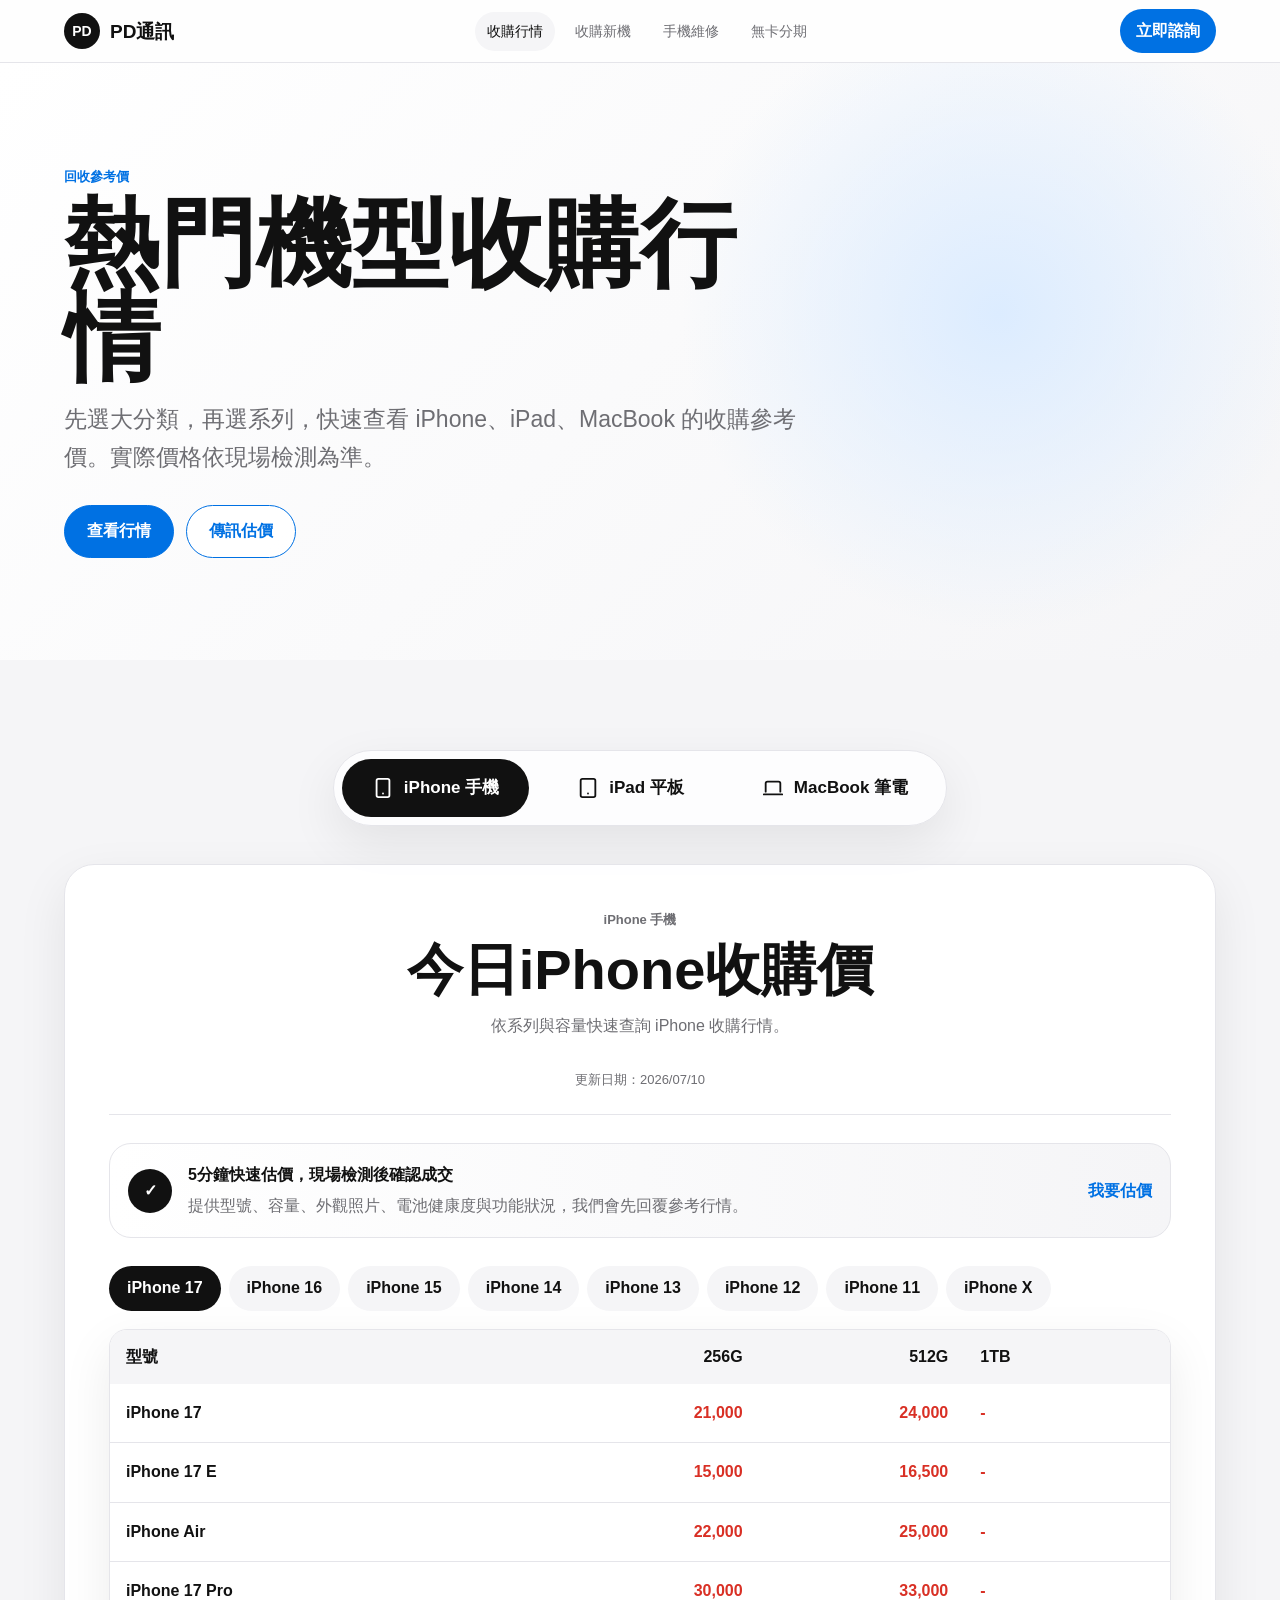
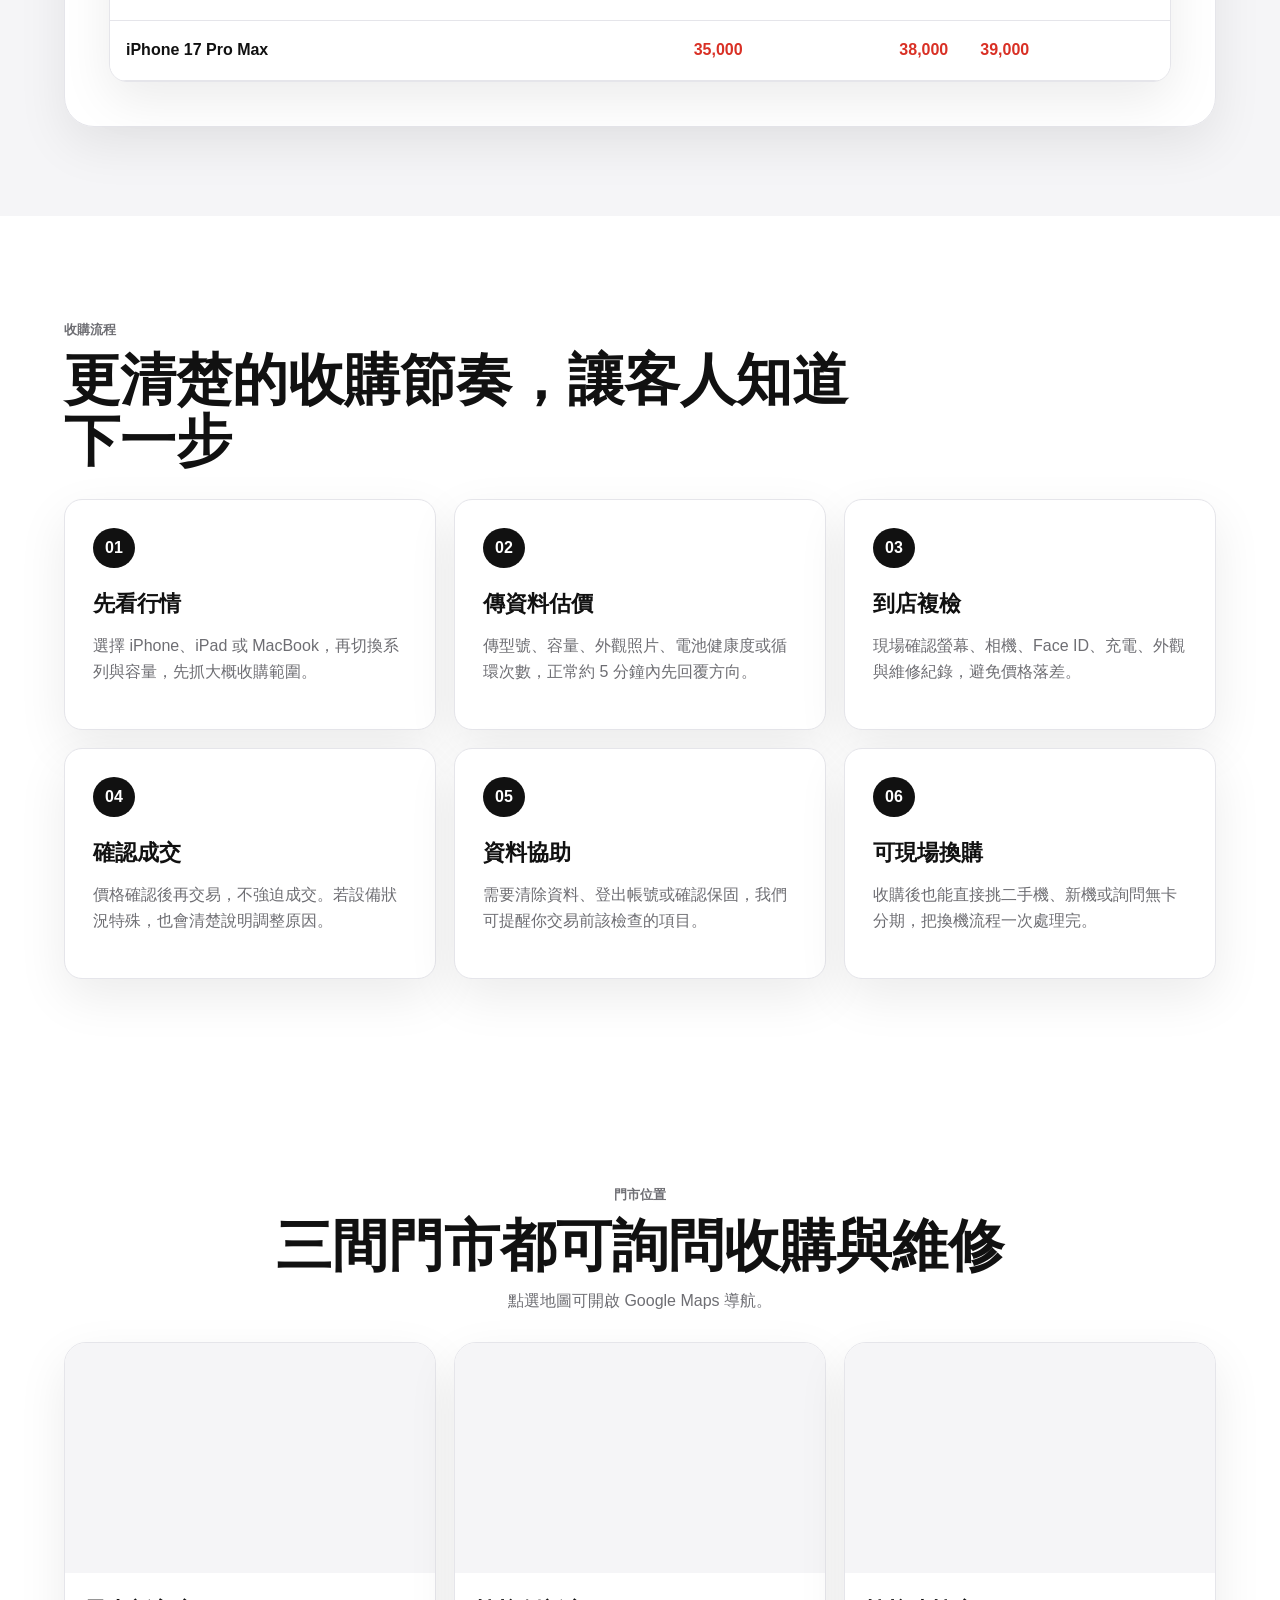
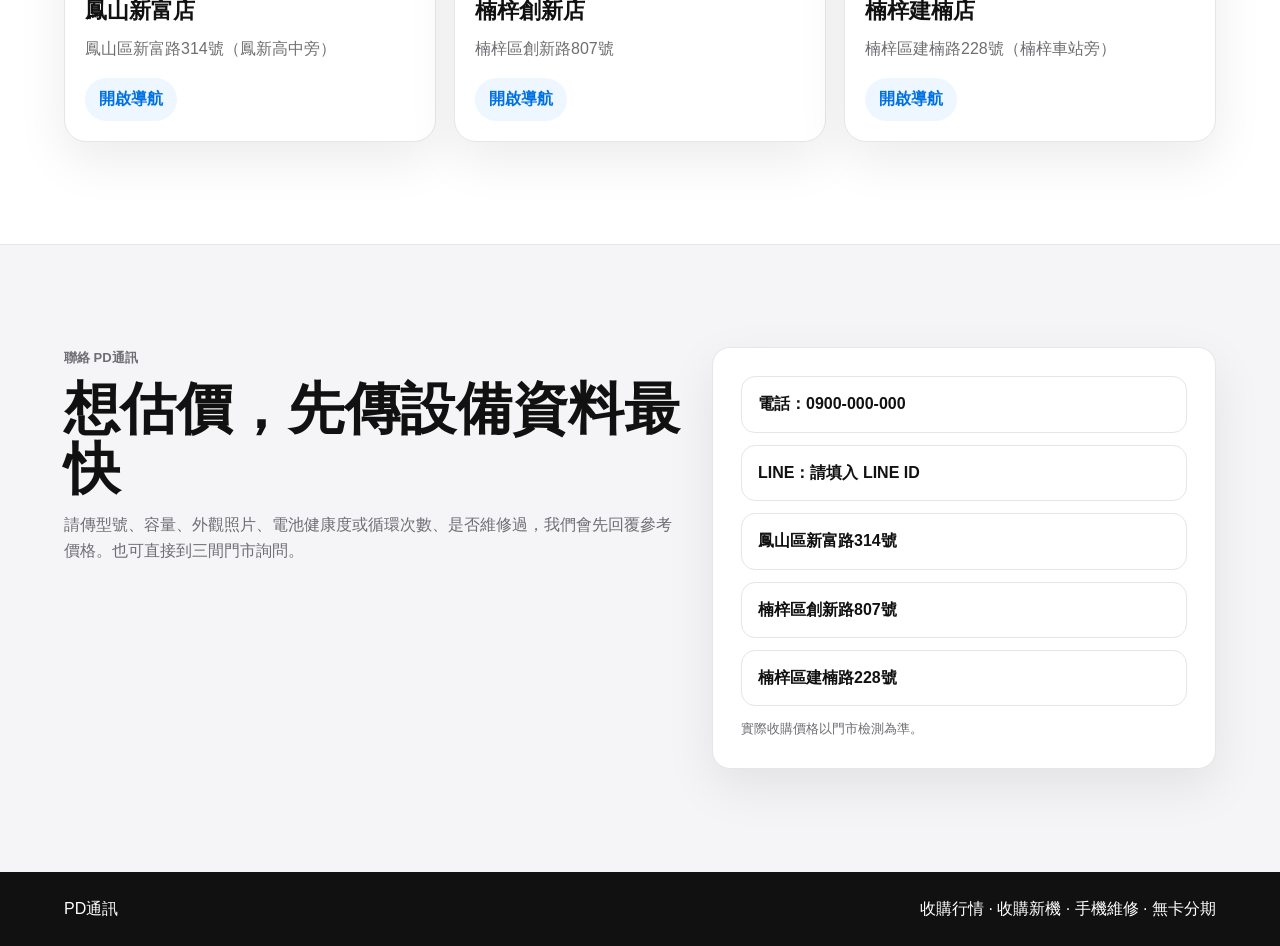
<file: index.html>
<!doctype html>
<html lang="zh-Hant">
  <head>
    <meta charset="utf-8">
    <meta name="viewport" content="width=device-width, initial-scale=1">
    <title>PD通訊 | 收購行情</title>
    <meta name="description" content="PD通訊提供 iPhone、iPad、MacBook 收購行情與手機維修、無卡分期服務。">
    <link rel="stylesheet" href="styles.css">
  </head>
  <body>
    <header class="site-header">
      <a class="brand" href="index.html"><span class="brand-mark">PD</span><span>PD通訊</span></a>
      <nav class="nav" aria-label="主要導覽">
        <a class="active" href="index.html">收購行情</a>
        <a href="new-phone.html">收購新機</a>
        <a href="repair.html">手機維修</a>
        <a href="installment.html">無卡分期</a>
      </nav>
      <a class="header-action" href="#contact">立即諮詢</a>
    </header>

    <main>
      <section class="hero">
        <div class="hero-copy">
          <p class="eyebrow">回收參考價</p>
          <h1>熱門機型收購行情</h1>
          <p class="hero-lede">先選大分類，再選系列，快速查看 iPhone、iPad、MacBook 的收購參考價。實際價格依現場檢測為準。</p>
          <div class="hero-actions">
            <a class="button primary" href="#price-table">查看行情</a>
            <a class="button ghost" href="#contact">傳訊估價</a>
          </div>
        </div>
      </section>

      <section class="market-panel" id="price-table">
        <div class="category-tabs" data-category-tabs="used"></div>

        <div class="market-card">
          <div class="market-heading">
            <div>
              <p class="eyebrow" data-market-label>iPhone 手機</p>
              <h2 data-market-title>今日iPhone收購價</h2>
              <p data-market-subtitle>數據會依市場行情調整，表格價格僅供參考，門市檢測後確認最終價格。</p>
            </div>
            <span class="updated-date" data-updated="used"></span>
          </div>

          <div class="assurance-card">
            <div class="assurance-icon">✓</div>
            <div>
              <strong>5分鐘快速估價，現場檢測後確認成交</strong>
              <p>提供型號、容量、外觀照片、電池健康度與功能狀況，我們會先回覆參考行情。</p>
            </div>
            <a href="#contact">我要估價</a>
          </div>

          <div class="series-tabs" data-table-tabs="used"></div>

          <div class="table-wrap">
            <table class="price-table matrix-table">
              <thead></thead>
              <tbody data-price-table="used"></tbody>
            </table>
          </div>
        </div>
      </section>

      <section class="section">
        <div class="section-heading">
          <p class="eyebrow">收購流程</p>
          <h2>更清楚的收購節奏，讓客人知道下一步</h2>
        </div>
        <div class="feature-grid">
          <article class="service-card"><span class="icon">01</span><h3>先看行情</h3><p>選擇 iPhone、iPad 或 MacBook，再切換系列與容量，先抓大概收購範圍。</p></article>
          <article class="service-card"><span class="icon">02</span><h3>傳資料估價</h3><p>傳型號、容量、外觀照片、電池健康度或循環次數，正常約 5 分鐘內先回覆方向。</p></article>
          <article class="service-card"><span class="icon">03</span><h3>到店複檢</h3><p>現場確認螢幕、相機、Face ID、充電、外觀與維修紀錄，避免價格落差。</p></article>
          <article class="service-card"><span class="icon">04</span><h3>確認成交</h3><p>價格確認後再交易，不強迫成交。若設備狀況特殊，也會清楚說明調整原因。</p></article>
          <article class="service-card"><span class="icon">05</span><h3>資料協助</h3><p>需要清除資料、登出帳號或確認保固，我們可提醒你交易前該檢查的項目。</p></article>
          <article class="service-card"><span class="icon">06</span><h3>可現場換購</h3><p>收購後也能直接挑二手機、新機或詢問無卡分期，把換機流程一次處理完。</p></article>
        </div>
      </section>

      <section class="store-section">
        <div class="section-heading centered">
          <p class="eyebrow">門市位置</p>
          <h2>三間門市都可詢問收購與維修</h2>
          <p>點選地圖可開啟 Google Maps 導航。</p>
        </div>
        <div class="store-grid">
          <article class="store-card">
            <iframe title="鳳山新富店地圖" src="https://www.google.com/maps?q=%E9%B3%B3%E5%B1%B1%E5%8D%80%E6%96%B0%E5%AF%8C%E8%B7%AF314%E8%99%9F&output=embed" loading="lazy" referrerpolicy="no-referrer-when-downgrade"></iframe>
            <div><h3>鳳山新富店</h3><p>鳳山區新富路314號（鳳新高中旁）</p><a href="https://maps.app.goo.gl/b9qVrugDkGK1CQh7A?g_st=ic" target="_blank" rel="noopener">開啟導航</a></div>
          </article>
          <article class="store-card">
            <iframe title="楠梓創新店地圖" src="https://www.google.com/maps?q=%E6%A5%A0%E6%A2%93%E5%8D%80%E5%89%B5%E6%96%B0%E8%B7%AF807%E8%99%9F&output=embed" loading="lazy" referrerpolicy="no-referrer-when-downgrade"></iframe>
            <div><h3>楠梓創新店</h3><p>楠梓區創新路807號</p><a href="https://maps.app.goo.gl/7fNknZEqT8wFQysT9?g_st=ic" target="_blank" rel="noopener">開啟導航</a></div>
          </article>
          <article class="store-card">
            <iframe title="楠梓建楠店地圖" src="https://www.google.com/maps?q=%E6%A5%A0%E6%A2%93%E5%8D%80%E5%BB%BA%E6%A5%A0%E8%B7%AF228%E8%99%9F&output=embed" loading="lazy" referrerpolicy="no-referrer-when-downgrade"></iframe>
            <div><h3>楠梓建楠店</h3><p>楠梓區建楠路228號（楠梓車站旁）</p><a href="https://maps.app.goo.gl/nkmNg5Pm2ioc9CvW7?g_st=ic" target="_blank" rel="noopener">開啟導航</a></div>
          </article>
        </div>
      </section>

      <section id="contact" class="contact-section">
        <div>
          <p class="eyebrow">聯絡 PD通訊</p>
          <h2>想估價，先傳設備資料最快</h2>
          <p>請傳型號、容量、外觀照片、電池健康度或循環次數、是否維修過，我們會先回覆參考價格。也可直接到三間門市詢問。</p>
        </div>
        <div class="contact-card">
          <a class="contact-link" href="tel:0900000000">電話：0900-000-000</a>
          <a class="contact-link" href="#">LINE：請填入 LINE ID</a>
          <a class="contact-link" href="https://maps.app.goo.gl/b9qVrugDkGK1CQh7A?g_st=ic" target="_blank" rel="noopener">鳳山區新富路314號</a>
          <a class="contact-link" href="https://maps.app.goo.gl/7fNknZEqT8wFQysT9?g_st=ic" target="_blank" rel="noopener">楠梓區創新路807號</a>
          <a class="contact-link" href="https://maps.app.goo.gl/nkmNg5Pm2ioc9CvW7?g_st=ic" target="_blank" rel="noopener">楠梓區建楠路228號</a>
          <small>實際收購價格以門市檢測為準。</small>
        </div>
      </section>
    </main>

    <footer class="footer"><span>PD通訊</span><span>收購行情 · 收購新機 · 手機維修 · 無卡分期</span></footer>
    <script src="price-data.js"></script>
    <script src="app.js"></script>
  </body>
</html>
</file>
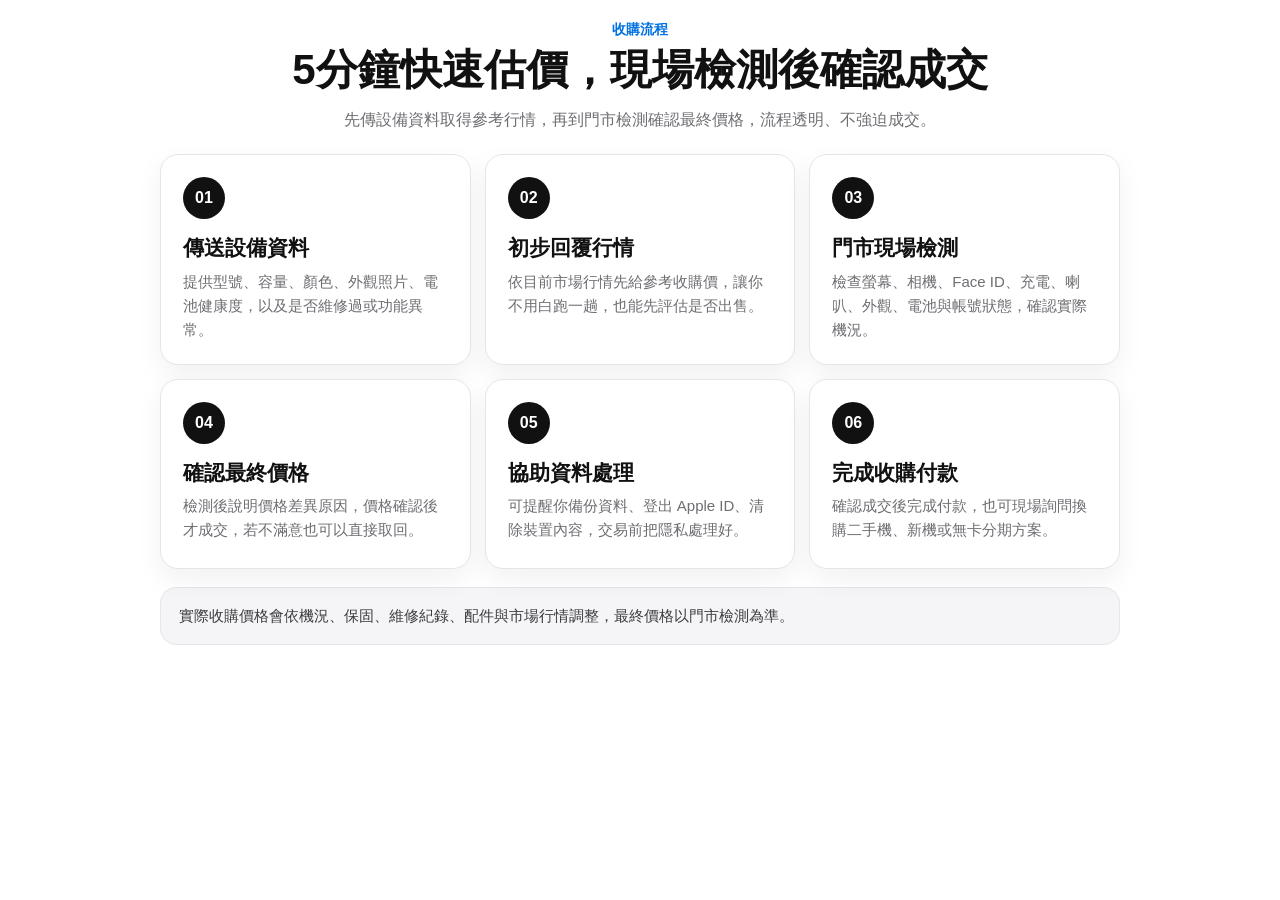
<file: buyback-flow-embed.html>
<!doctype html>
<html lang="zh-Hant">
  <head>
    <meta charset="utf-8">
    <meta name="viewport" content="width=device-width, initial-scale=1">
    <style>
      * { box-sizing: border-box; }
      body {
        margin: 0;
        color: #111;
        background: transparent;
        font-family: "Noto Sans TC", "Microsoft JhengHei", Arial, sans-serif;
        line-height: 1.6;
      }
      .flow-wrap {
        width: min(100%, 980px);
        margin: 0 auto;
        padding: 18px 10px;
      }
      .flow-head {
        margin-bottom: 22px;
        text-align: center;
      }
      .flow-kicker {
        margin: 0 0 6px;
        color: #0071e3;
        font-size: 14px;
        font-weight: 800;
      }
      .flow-title {
        margin: 0;
        font-size: clamp(28px, 4vw, 42px);
        line-height: 1.15;
        letter-spacing: 0;
      }
      .flow-subtitle {
        max-width: 680px;
        margin: 12px auto 0;
        color: #6e6e73;
        font-size: 16px;
      }
      .flow-grid {
        display: grid;
        grid-template-columns: repeat(3, minmax(0, 1fr));
        gap: 14px;
      }
      .flow-card {
        position: relative;
        min-height: 190px;
        padding: 22px;
        background: #fff;
        border: 1px solid #e5e5ea;
        border-radius: 18px;
        box-shadow: 0 10px 28px rgba(0, 0, 0, 0.06);
      }
      .flow-no {
        display: inline-grid;
        width: 42px;
        height: 42px;
        margin-bottom: 16px;
        place-items: center;
        color: #fff;
        background: #111;
        border-radius: 999px;
        font-weight: 900;
      }
      .flow-card h3 {
        margin: 0 0 8px;
        font-size: 21px;
        line-height: 1.25;
      }
      .flow-card p {
        margin: 0;
        color: #6e6e73;
        font-size: 15px;
      }
      .flow-note {
        margin-top: 18px;
        padding: 16px 18px;
        color: #3d3d3f;
        background: #f5f5f7;
        border: 1px solid #e5e5ea;
        border-radius: 16px;
        font-size: 15px;
      }
      @media (max-width: 760px) {
        .flow-wrap { padding: 12px 6px; }
        .flow-grid { grid-template-columns: 1fr; }
        .flow-card {
          min-height: auto;
          padding: 18px;
        }
        .flow-title { font-size: 30px; }
      }
    </style>
  </head>
  <body>
    <section class="flow-wrap" aria-label="手機收購流程">
      <div class="flow-head">
        <p class="flow-kicker">收購流程</p>
        <h2 class="flow-title">5分鐘快速估價，現場檢測後確認成交</h2>
        <p class="flow-subtitle">先傳設備資料取得參考行情，再到門市檢測確認最終價格，流程透明、不強迫成交。</p>
      </div>

      <div class="flow-grid">
        <article class="flow-card">
          <span class="flow-no">01</span>
          <h3>傳送設備資料</h3>
          <p>提供型號、容量、顏色、外觀照片、電池健康度，以及是否維修過或功能異常。</p>
        </article>
        <article class="flow-card">
          <span class="flow-no">02</span>
          <h3>初步回覆行情</h3>
          <p>依目前市場行情先給參考收購價，讓你不用白跑一趟，也能先評估是否出售。</p>
        </article>
        <article class="flow-card">
          <span class="flow-no">03</span>
          <h3>門市現場檢測</h3>
          <p>檢查螢幕、相機、Face ID、充電、喇叭、外觀、電池與帳號狀態，確認實際機況。</p>
        </article>
        <article class="flow-card">
          <span class="flow-no">04</span>
          <h3>確認最終價格</h3>
          <p>檢測後說明價格差異原因，價格確認後才成交，若不滿意也可以直接取回。</p>
        </article>
        <article class="flow-card">
          <span class="flow-no">05</span>
          <h3>協助資料處理</h3>
          <p>可提醒你備份資料、登出 Apple ID、清除裝置內容，交易前把隱私處理好。</p>
        </article>
        <article class="flow-card">
          <span class="flow-no">06</span>
          <h3>完成收購付款</h3>
          <p>確認成交後完成付款，也可現場詢問換購二手機、新機或無卡分期方案。</p>
        </article>
      </div>

      <div class="flow-note">實際收購價格會依機況、保固、維修紀錄、配件與市場行情調整，最終價格以門市檢測為準。</div>
    </section>
  </body>
</html>
</file>
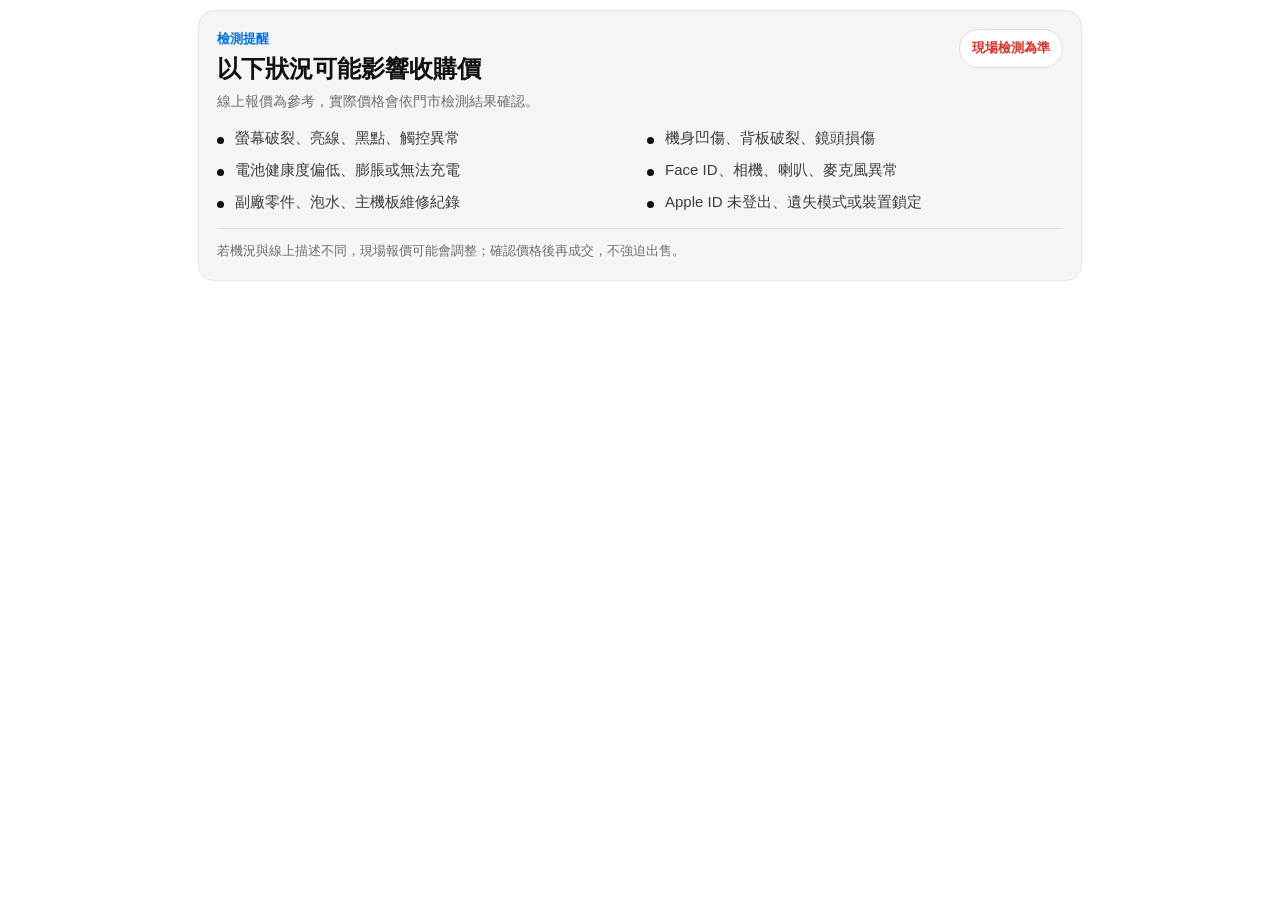
<file: deduction-standard-embed.html>
<!doctype html>
<html lang="zh-Hant">
  <head>
    <meta charset="utf-8">
    <meta name="viewport" content="width=device-width, initial-scale=1">
    <style>
      * { box-sizing: border-box; }
      body {
        margin: 0;
        color: #111;
        background: transparent;
        font-family: "Noto Sans TC", "Microsoft JhengHei", Arial, sans-serif;
        line-height: 1.6;
      }
      .deduct-wrap {
        width: min(100%, 900px);
        margin: 0 auto;
        padding: 10px 8px;
      }
      .deduct-box {
        padding: 18px;
        background: #f5f5f7;
        border: 1px solid #e5e5ea;
        border-radius: 16px;
      }
      .deduct-head {
        display: flex;
        align-items: flex-start;
        justify-content: space-between;
        gap: 14px;
        margin-bottom: 14px;
      }
      .deduct-kicker {
        margin: 0 0 4px;
        color: #0071e3;
        font-size: 13px;
        font-weight: 800;
      }
      .deduct-title {
        margin: 0;
        font-size: 24px;
        line-height: 1.25;
      }
      .deduct-subtitle {
        max-width: 520px;
        margin: 6px 0 0;
        color: #6e6e73;
        font-size: 14px;
      }
      .deduct-badge {
        flex: 0 0 auto;
        padding: 8px 12px;
        color: #d93025;
        background: #fff;
        border: 1px solid #f0d5d2;
        border-radius: 999px;
        font-size: 13px;
        font-weight: 900;
        white-space: nowrap;
      }
      .deduct-list {
        display: grid;
        grid-template-columns: repeat(2, minmax(0, 1fr));
        gap: 8px 14px;
        margin: 0;
        padding: 0;
        list-style: none;
      }
      .deduct-list li {
        position: relative;
        padding-left: 18px;
        color: #3d3d3f;
        font-size: 15px;
      }
      .deduct-list li::before {
        content: "";
        position: absolute;
        top: 0.72em;
        left: 0;
        width: 7px;
        height: 7px;
        background: #111;
        border-radius: 999px;
      }
      .deduct-foot {
        margin: 14px 0 0;
        padding-top: 12px;
        color: #6e6e73;
        border-top: 1px solid #dedee3;
        font-size: 13px;
      }
      @media (max-width: 680px) {
        .deduct-box { padding: 16px; }
        .deduct-head { display: block; }
        .deduct-badge {
          display: inline-block;
          margin-top: 10px;
        }
        .deduct-list { grid-template-columns: 1fr; }
        .deduct-title { font-size: 22px; }
      }
    </style>
  </head>
  <body>
    <section class="deduct-wrap" aria-label="簡易扣價說明">
      <div class="deduct-box">
        <div class="deduct-head">
          <div>
            <p class="deduct-kicker">檢測提醒</p>
            <h2 class="deduct-title">以下狀況可能影響收購價</h2>
            <p class="deduct-subtitle">線上報價為參考，實際價格會依門市檢測結果確認。</p>
          </div>
          <span class="deduct-badge">現場檢測為準</span>
        </div>

        <ul class="deduct-list">
          <li>螢幕破裂、亮線、黑點、觸控異常</li>
          <li>機身凹傷、背板破裂、鏡頭損傷</li>
          <li>電池健康度偏低、膨脹或無法充電</li>
          <li>Face ID、相機、喇叭、麥克風異常</li>
          <li>副廠零件、泡水、主機板維修紀錄</li>
          <li>Apple ID 未登出、遺失模式或裝置鎖定</li>
        </ul>

        <p class="deduct-foot">若機況與線上描述不同，現場報價可能會調整；確認價格後再成交，不強迫出售。</p>
      </div>
    </section>
  </body>
</html>
</file>
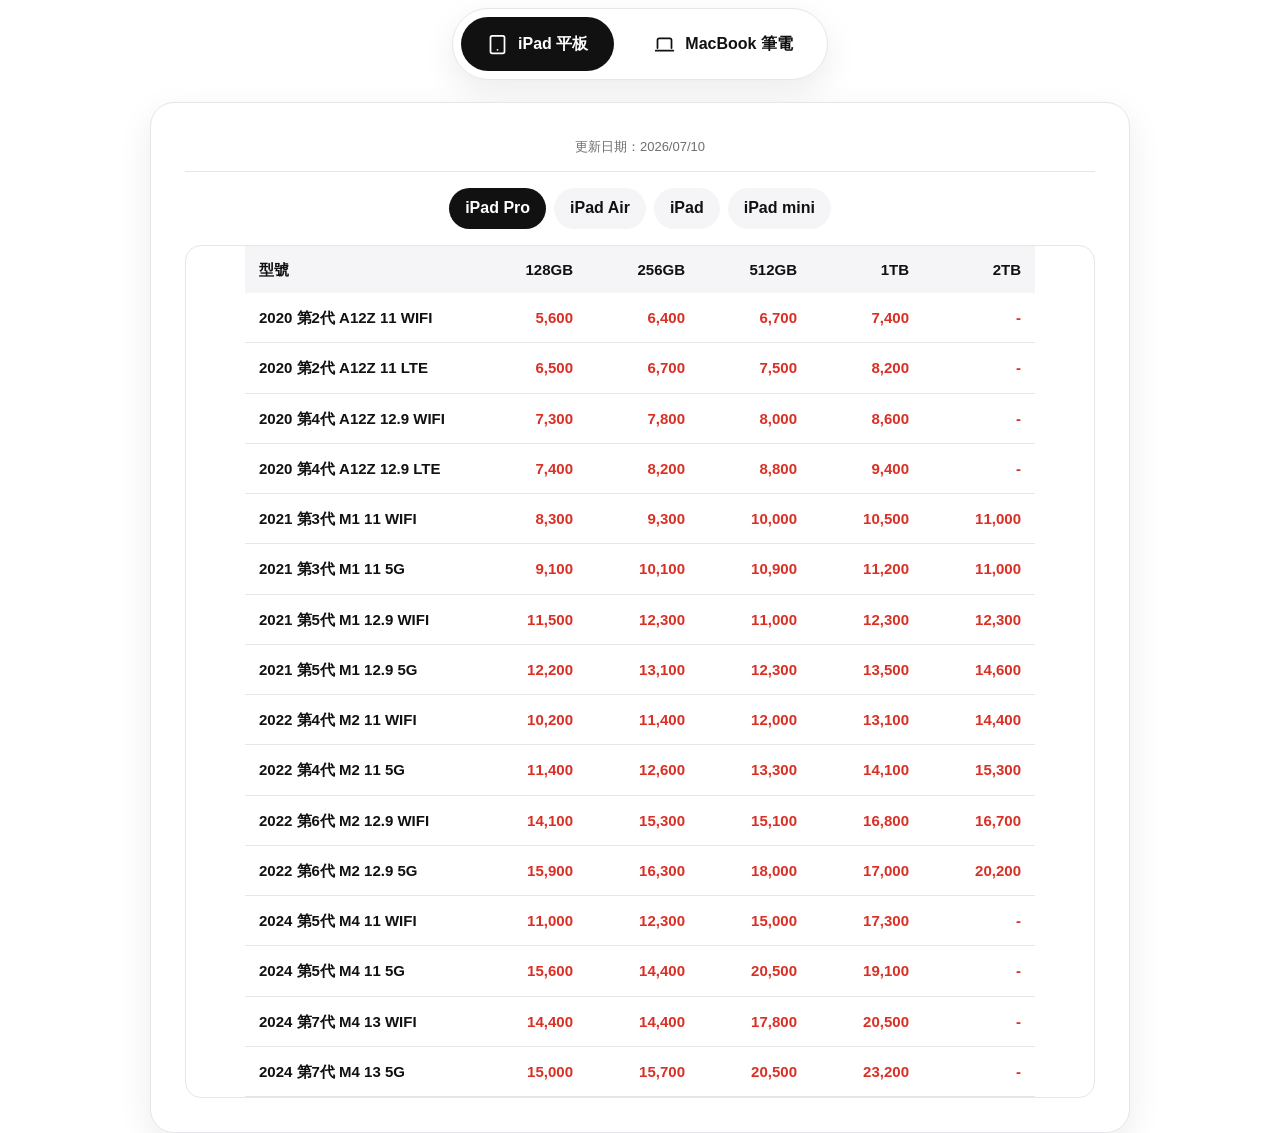
<file: embed-ipad-macbook.html>
<!doctype html>
<html lang="zh-Hant">
  <head>
    <meta charset="utf-8">
    <meta name="viewport" content="width=device-width, initial-scale=1">
    <title>PD通訊 | iPad MacBook 收購價</title>
    <link rel="stylesheet" href="embed.css">
  </head>
  <body data-category-filter="ipad,macbook">
    <main class="embed-shell">
      <section class="market-panel" id="price-table">
        <div class="category-tabs" data-category-tabs="used"></div>

        <div class="market-card">
          <div class="market-heading">
            <span class="updated-date" data-updated="used"></span>
          </div>

          <div class="series-tabs" data-table-tabs="used"></div>

          <div class="table-wrap">
            <table class="price-table matrix-table">
              <thead></thead>
              <tbody data-price-table="used"></tbody>
            </table>
          </div>
        </div>
      </section>
    </main>

    <script src="price-data.js"></script>
    <script src="app.js"></script>
  </body>
</html>
</file>
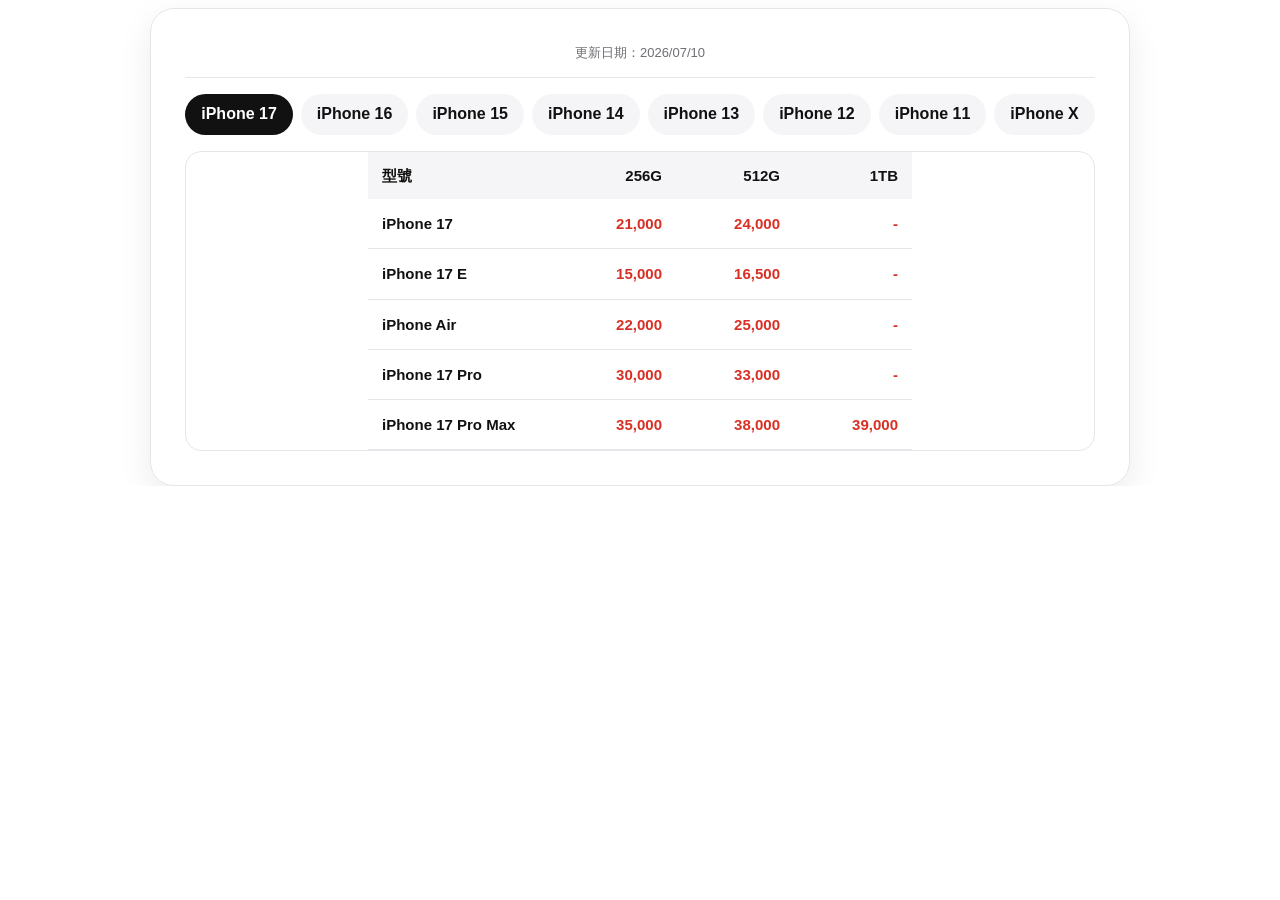
<file: embed-iphone.html>
<!doctype html>
<html lang="zh-Hant">
  <head>
    <meta charset="utf-8">
    <meta name="viewport" content="width=device-width, initial-scale=1">
    <title>PD通訊 | iPhone 收購價</title>
    <link rel="stylesheet" href="embed.css">
  </head>
  <body data-category-filter="iphone">
    <main class="embed-shell">
      <section class="market-panel" id="price-table">
        <div class="category-tabs" data-category-tabs="used"></div>

        <div class="market-card">
          <div class="market-heading">
            <span class="updated-date" data-updated="used"></span>
          </div>

          <div class="series-tabs" data-table-tabs="used"></div>

          <div class="table-wrap">
            <table class="price-table matrix-table">
              <thead></thead>
              <tbody data-price-table="used"></tbody>
            </table>
          </div>
        </div>
      </section>
    </main>

    <script src="price-data.js"></script>
    <script src="app.js"></script>
  </body>
</html>
</file>
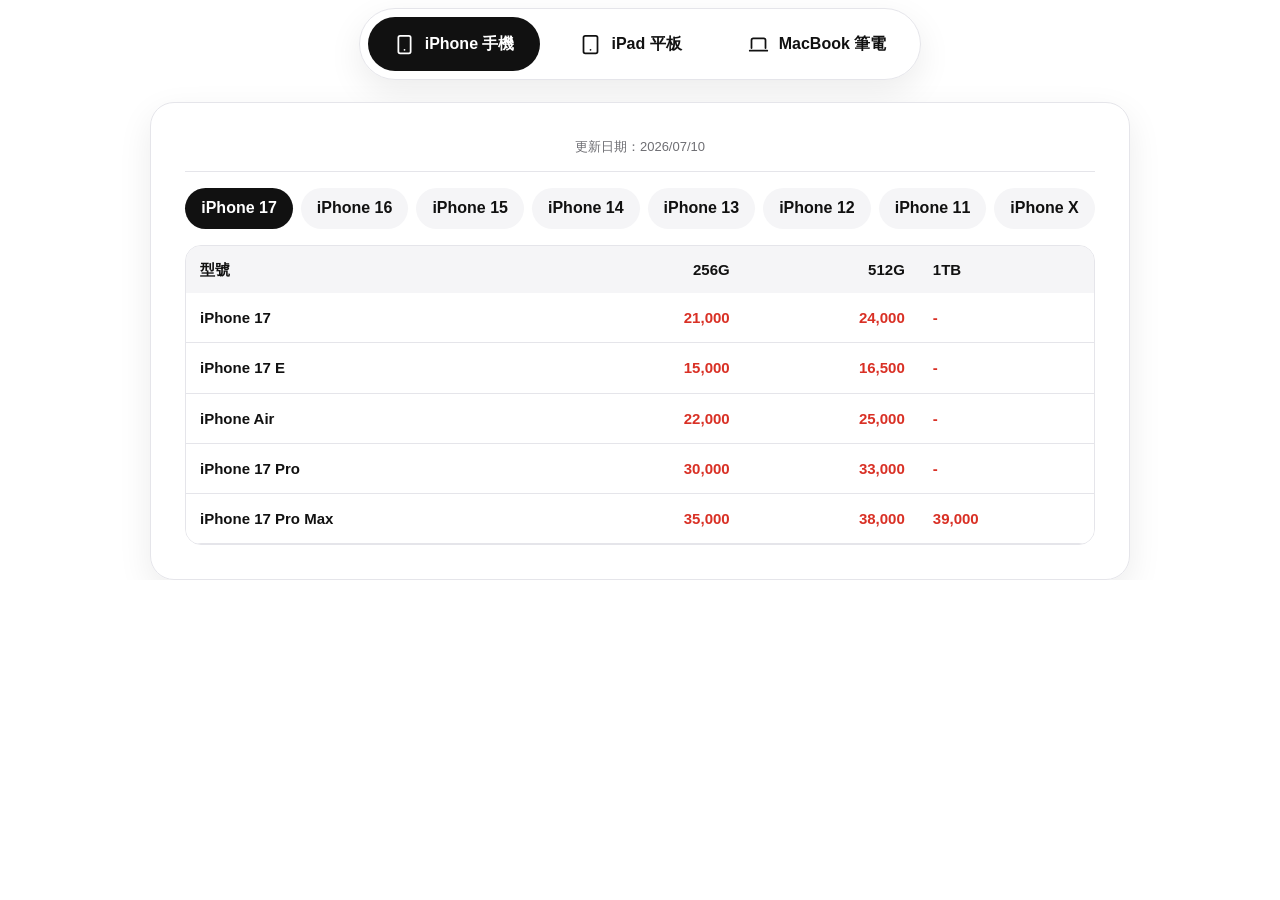
<file: embed.html>
<!doctype html>
<html lang="zh-Hant">
  <head>
    <meta charset="utf-8">
    <meta name="viewport" content="width=device-width, initial-scale=1">
    <title>PD通訊 | 收購價嵌入版</title>
    <link rel="stylesheet" href="embed.css">
  </head>
  <body>
    <main class="embed-shell">
      <section class="market-panel" id="price-table">
        <div class="category-tabs" data-category-tabs="used"></div>

        <div class="market-card">
          <div class="market-heading">
            <span class="updated-date" data-updated="used"></span>
          </div>

          <div class="series-tabs" data-table-tabs="used"></div>

          <div class="table-wrap">
            <table class="price-table matrix-table">
              <thead></thead>
              <tbody data-price-table="used"></tbody>
            </table>
          </div>
        </div>
      </section>
    </main>

    <script src="price-data.js"></script>
    <script src="app.js"></script>
  </body>
</html>
</file>
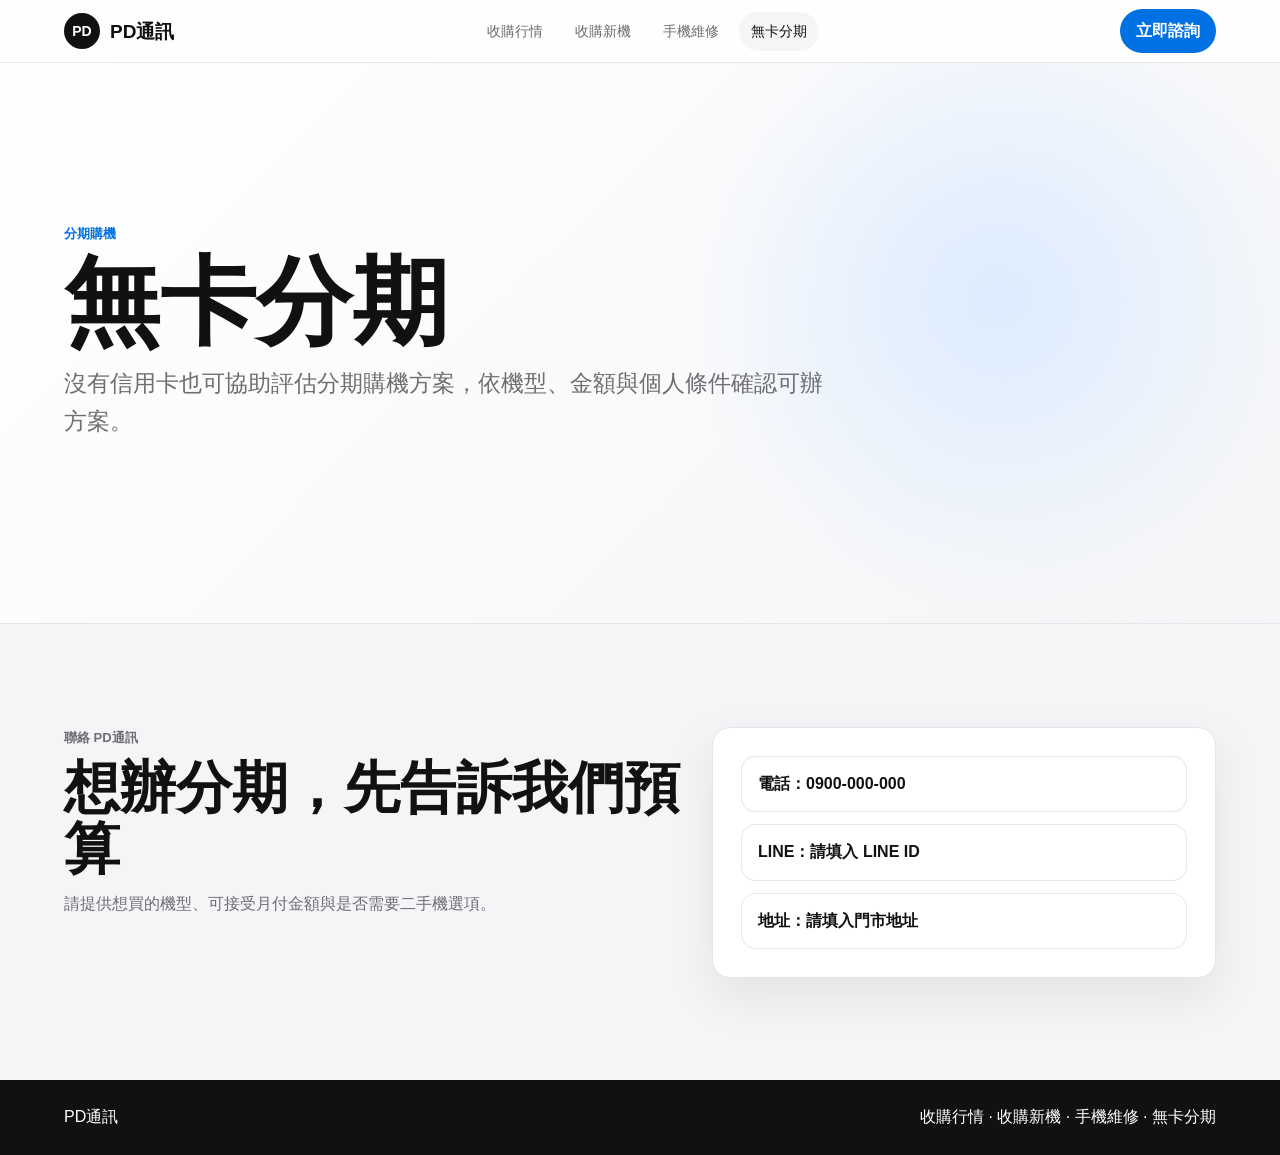
<file: installment.html>
<!doctype html>
<html lang="zh-Hant">
  <head><meta charset="utf-8"><meta name="viewport" content="width=device-width, initial-scale=1"><title>PD通訊 | 無卡分期</title><link rel="stylesheet" href="styles.css"></head>
  <body>
    <header class="site-header"><a class="brand" href="index.html"><span class="brand-mark">PD</span><span>PD通訊</span></a><nav class="nav"><a href="index.html">收購行情</a><a href="new-phone.html">收購新機</a><a href="repair.html">手機維修</a><a class="active" href="installment.html">無卡分期</a></nav><a class="header-action" href="#contact">立即諮詢</a></header>
    <main><section class="hero"><div class="hero-copy"><p class="eyebrow">分期購機</p><h1>無卡分期</h1><p class="hero-lede">沒有信用卡也可協助評估分期購機方案，依機型、金額與個人條件確認可辦方案。</p></div></section><section id="contact" class="contact-section"><div><p class="eyebrow">聯絡 PD通訊</p><h2>想辦分期，先告訴我們預算</h2><p>請提供想買的機型、可接受月付金額與是否需要二手機選項。</p></div><div class="contact-card"><a class="contact-link" href="tel:0900000000">電話：0900-000-000</a><a class="contact-link" href="#">LINE：請填入 LINE ID</a><a class="contact-link" href="#">地址：請填入門市地址</a></div></section></main>
    <footer class="footer"><span>PD通訊</span><span>收購行情 · 收購新機 · 手機維修 · 無卡分期</span></footer>
  </body>
</html>
</file>
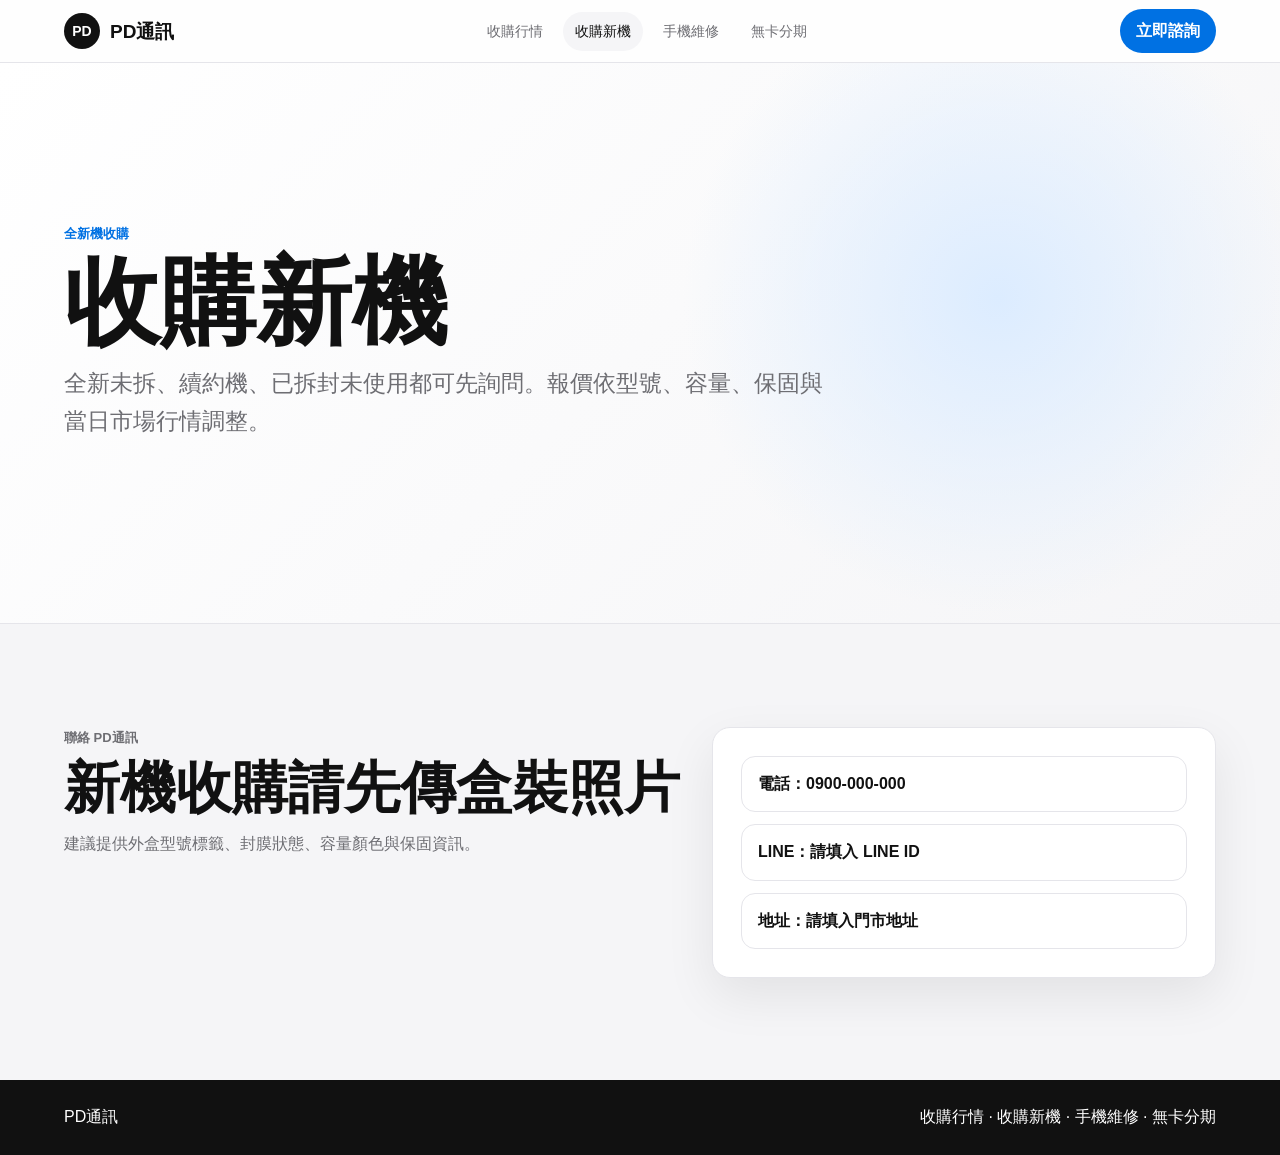
<file: new-phone.html>
<!doctype html>
<html lang="zh-Hant">
  <head><meta charset="utf-8"><meta name="viewport" content="width=device-width, initial-scale=1"><title>PD通訊 | 收購新機</title><link rel="stylesheet" href="styles.css"></head>
  <body>
    <header class="site-header"><a class="brand" href="index.html"><span class="brand-mark">PD</span><span>PD通訊</span></a><nav class="nav"><a href="index.html">收購行情</a><a class="active" href="new-phone.html">收購新機</a><a href="repair.html">手機維修</a><a href="installment.html">無卡分期</a></nav><a class="header-action" href="#contact">立即諮詢</a></header>
    <main><section class="hero"><div class="hero-copy"><p class="eyebrow">全新機收購</p><h1>收購新機</h1><p class="hero-lede">全新未拆、續約機、已拆封未使用都可先詢問。報價依型號、容量、保固與當日市場行情調整。</p></div></section><section id="contact" class="contact-section"><div><p class="eyebrow">聯絡 PD通訊</p><h2>新機收購請先傳盒裝照片</h2><p>建議提供外盒型號標籤、封膜狀態、容量顏色與保固資訊。</p></div><div class="contact-card"><a class="contact-link" href="tel:0900000000">電話：0900-000-000</a><a class="contact-link" href="#">LINE：請填入 LINE ID</a><a class="contact-link" href="#">地址：請填入門市地址</a></div></section></main>
    <footer class="footer"><span>PD通訊</span><span>收購行情 · 收購新機 · 手機維修 · 無卡分期</span></footer>
  </body>
</html>
</file>
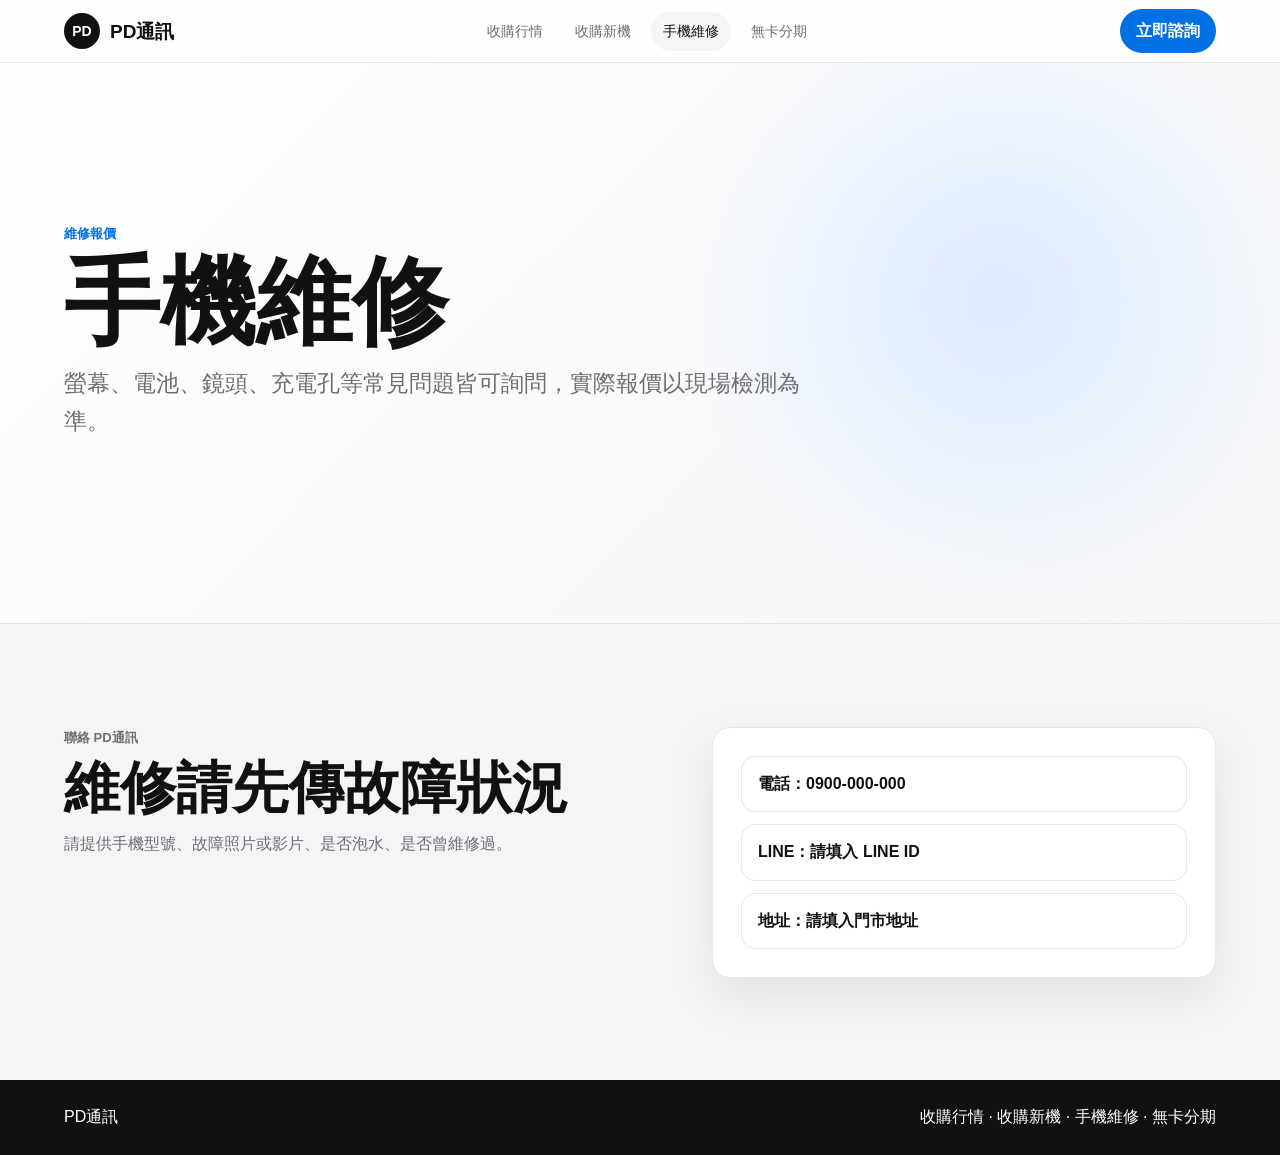
<file: repair.html>
<!doctype html>
<html lang="zh-Hant">
  <head><meta charset="utf-8"><meta name="viewport" content="width=device-width, initial-scale=1"><title>PD通訊 | 手機維修</title><link rel="stylesheet" href="styles.css"></head>
  <body>
    <header class="site-header"><a class="brand" href="index.html"><span class="brand-mark">PD</span><span>PD通訊</span></a><nav class="nav"><a href="index.html">收購行情</a><a href="new-phone.html">收購新機</a><a class="active" href="repair.html">手機維修</a><a href="installment.html">無卡分期</a></nav><a class="header-action" href="#contact">立即諮詢</a></header>
    <main><section class="hero"><div class="hero-copy"><p class="eyebrow">維修報價</p><h1>手機維修</h1><p class="hero-lede">螢幕、電池、鏡頭、充電孔等常見問題皆可詢問，實際報價以現場檢測為準。</p></div></section><section id="contact" class="contact-section"><div><p class="eyebrow">聯絡 PD通訊</p><h2>維修請先傳故障狀況</h2><p>請提供手機型號、故障照片或影片、是否泡水、是否曾維修過。</p></div><div class="contact-card"><a class="contact-link" href="tel:0900000000">電話：0900-000-000</a><a class="contact-link" href="#">LINE：請填入 LINE ID</a><a class="contact-link" href="#">地址：請填入門市地址</a></div></section></main>
    <footer class="footer"><span>PD通訊</span><span>收購行情 · 收購新機 · 手機維修 · 無卡分期</span></footer>
  </body>
</html>
</file>
<file: styles.css>
:root {
  --ink: #111111;
  --muted: #6e6e73;
  --line: #e5e5ea;
  --white: #ffffff;
  --soft: #f5f5f7;
  --blue: #0071e3;
  --red: #d93025;
  --shadow: 0 18px 50px rgba(0, 0, 0, 0.08);
}

* { box-sizing: border-box; }
html { scroll-behavior: smooth; }
body {
  margin: 0;
  color: var(--ink);
  background: var(--soft);
  font-family: "Noto Sans TC", "Microsoft JhengHei", Arial, sans-serif;
  line-height: 1.65;
}
a { color: inherit; text-decoration: none; }

.site-header {
  position: sticky;
  top: 0;
  z-index: 10;
  display: flex;
  align-items: center;
  justify-content: space-between;
  gap: 24px;
  min-height: 58px;
  padding: 9px clamp(18px, 5vw, 72px);
  background: rgba(255, 255, 255, 0.86);
  border-bottom: 1px solid var(--line);
  backdrop-filter: blur(22px);
}

.brand {
  display: inline-flex;
  align-items: center;
  gap: 10px;
  font-size: 19px;
  font-weight: 800;
  white-space: nowrap;
}
.brand-mark {
  display: inline-grid;
  width: 36px;
  height: 36px;
  place-items: center;
  color: var(--white);
  background: #111111;
  border-radius: 50%;
  font-size: 14px;
}

.nav { display: flex; gap: 8px; color: var(--muted); font-size: 14px; }
.nav a { padding: 8px 12px; border-radius: 999px; white-space: nowrap; }
.nav a:hover, .nav a.active { color: #111111; background: var(--soft); }
.header-action {
  padding: 9px 16px;
  color: var(--white);
  background: var(--blue);
  border-radius: 999px;
  font-weight: 700;
  white-space: nowrap;
}

.hero {
  display: grid;
  align-items: center;
  min-height: 560px;
  padding: clamp(60px, 8vw, 108px) clamp(20px, 5vw, 72px);
  background: radial-gradient(circle at 78% 42%, #dcecff 0, transparent 30%), linear-gradient(135deg, #ffffff, #f5f5f7);
}
.hero-copy { max-width: 760px; }
.eyebrow {
  margin: 0 0 10px;
  color: var(--blue);
  font-size: 13px;
  font-weight: 800;
}
h1, h2, h3, p { margin-top: 0; }
h1 { margin-bottom: 16px; font-size: clamp(52px, 8vw, 96px); line-height: 0.98; }
h2 { margin-bottom: 12px; font-size: clamp(32px, 4.5vw, 56px); line-height: 1.08; }
h3 { margin-bottom: 10px; font-size: 22px; }
.hero-lede { color: var(--muted); font-size: clamp(18px, 2vw, 23px); }
.hero-actions { display: flex; flex-wrap: wrap; gap: 12px; margin-top: 28px; }
.button {
  display: inline-flex;
  align-items: center;
  justify-content: center;
  min-height: 48px;
  padding: 12px 22px;
  border: 1px solid var(--blue);
  border-radius: 999px;
  font-weight: 800;
}
.button.primary { color: var(--white); background: var(--blue); }
.button.ghost { color: var(--blue); background: rgba(255, 255, 255, 0.9); }

.market-panel { padding: clamp(56px, 7vw, 96px) clamp(14px, 5vw, 72px); }
.category-tabs {
  display: flex;
  gap: 18px;
  justify-content: center;
  margin: 0 auto 38px;
  padding: 8px;
  width: fit-content;
  max-width: 100%;
  overflow-x: auto;
  background: rgba(255, 255, 255, 0.86);
  border: 1px solid var(--line);
  border-radius: 999px;
  box-shadow: var(--shadow);
}
.category-tab {
  display: inline-flex;
  align-items: center;
  gap: 10px;
  min-height: 58px;
  padding: 14px 30px;
  border: 0;
  border-radius: 999px;
  background: transparent;
  color: var(--ink);
  cursor: pointer;
  font: inherit;
  font-weight: 800;
  white-space: nowrap;
  font-size: 17px;
}
.category-tab.active { color: var(--white); background: #111111; }
.category-icon {
  display: inline-grid;
  width: 22px;
  height: 22px;
  place-items: center;
}
.category-icon svg {
  width: 22px;
  height: 22px;
  fill: none;
  stroke: currentColor;
  stroke-width: 2;
  stroke-linecap: round;
  stroke-linejoin: round;
}
.market-card {
  max-width: 1180px;
  margin: 0 auto;
  padding: clamp(24px, 4vw, 44px);
  background: rgba(255, 255, 255, 0.96);
  border: 1px solid var(--line);
  border-radius: 30px;
  box-shadow: var(--shadow);
}
.market-heading {
  display: grid;
  justify-items: center;
  text-align: center;
  gap: 14px;
  margin-bottom: 28px;
  padding-bottom: 24px;
  border-bottom: 1px solid var(--line);
}
.market-heading > div {
  max-width: 760px;
}
.market-heading p, .section-heading p, .service-card p, .contact-section p { color: var(--muted); }
.updated-date { color: var(--muted); font-size: 13px; white-space: nowrap; }
.assurance-card {
  display: grid;
  grid-template-columns: auto 1fr auto;
  align-items: center;
  gap: 16px;
  margin-bottom: 28px;
  padding: 18px;
  background: linear-gradient(90deg, #ffffff, #f5f5f7);
  border: 1px solid var(--line);
  border-radius: 22px;
}
.assurance-card p { margin: 4px 0 0; color: var(--muted); }
.assurance-card a { color: var(--blue); font-weight: 800; white-space: nowrap; }
.assurance-icon {
  display: grid;
  width: 44px;
  height: 44px;
  place-items: center;
  color: #ffffff;
  background: #111111;
  border-radius: 50%;
  font-weight: 900;
}
.series-tabs, .tabs { display: flex; flex-wrap: wrap; gap: 8px; margin-bottom: 18px; }
.tab {
  min-height: 40px;
  padding: 9px 18px;
  color: var(--ink);
  background: var(--soft);
  border: 0;
  border-radius: 999px;
  cursor: pointer;
  font: inherit;
  font-weight: 800;
}
.tab.active { color: var(--white); background: #111111; }
.table-wrap {
  overflow-x: auto;
  background: var(--white);
  border: 1px solid var(--line);
  border-radius: 18px;
  box-shadow: var(--shadow);
}
.price-table { width: 100%; min-width: 860px; border-collapse: collapse; }
.price-table th {
  padding: 14px 16px;
  color: #111111;
  background: var(--soft);
  text-align: left;
  font-weight: 800;
}
.price-table td { padding: 16px; border-bottom: 1px solid var(--line); background: var(--white); }
.matrix-table th, .matrix-table td { text-align: right; white-space: nowrap; }
.matrix-table th:first-child, .matrix-table td:first-child, .matrix-table th:last-child, .matrix-table td:last-child { text-align: left; }
.model-name { color: #111111; font-weight: 800; }
.note-cell { min-width: 140px; color: var(--muted); white-space: normal; }
.price { color: var(--red); font-weight: 800; }

.section, .contact-section { padding: clamp(72px, 8vw, 120px) clamp(14px, 5vw, 72px); }
.section { background: var(--white); }
.section-heading { max-width: 820px; margin-bottom: 28px; }
.feature-grid { display: grid; grid-template-columns: repeat(3, minmax(0, 1fr)); gap: 18px; }
.service-card, .contact-card {
  padding: 28px;
  background: var(--white);
  border: 1px solid var(--line);
  border-radius: 18px;
  box-shadow: var(--shadow);
}
.icon {
  display: inline-grid;
  min-width: 40px;
  height: 40px;
  place-items: center;
  padding: 0 12px;
  margin-bottom: 18px;
  color: var(--white);
  background: #111111;
  border-radius: 50%;
  font-weight: 800;
}
.contact-section {
  display: grid;
  grid-template-columns: 1.1fr 0.9fr;
  gap: 32px;
  align-items: start;
  background: var(--soft);
  border-top: 1px solid var(--line);
}
.store-section {
  padding: clamp(72px, 8vw, 120px) clamp(14px, 5vw, 72px);
  background: #ffffff;
}
.centered {
  margin-left: auto;
  margin-right: auto;
  text-align: center;
}
.store-grid {
  display: grid;
  grid-template-columns: repeat(3, minmax(0, 1fr));
  gap: 18px;
}
.store-card {
  overflow: hidden;
  background: #ffffff;
  border: 1px solid var(--line);
  border-radius: 22px;
  box-shadow: var(--shadow);
}
.store-card iframe {
  display: block;
  width: 100%;
  height: 230px;
  border: 0;
  background: var(--soft);
}
.store-card div {
  padding: 20px;
}
.store-card h3 {
  margin-bottom: 6px;
}
.store-card p {
  color: var(--muted);
}
.store-card a {
  display: inline-flex;
  align-items: center;
  min-height: 38px;
  padding: 8px 14px;
  color: var(--blue);
  background: #eef6ff;
  border-radius: 999px;
  font-weight: 800;
}
.contact-card { display: grid; gap: 12px; }
.contact-link {
  display: block;
  padding: 14px 16px;
  border: 1px solid var(--line);
  border-radius: 14px;
  font-weight: 800;
}
.contact-card small { color: var(--muted); }
.footer {
  display: flex;
  justify-content: space-between;
  gap: 20px;
  padding: 24px clamp(20px, 5vw, 72px);
  color: var(--white);
  background: #111111;
}

@media (max-width: 900px) {
  .site-header { align-items: flex-start; flex-direction: column; gap: 10px; }
  .nav { width: 100%; overflow-x: auto; padding-bottom: 2px; }
  .header-action { position: absolute; top: 12px; right: 18px; }
  .market-heading, .assurance-card, .feature-grid, .contact-section, .store-grid { grid-template-columns: 1fr; }
  .category-tabs { justify-content: flex-start; width: 100%; }
  .category-tab { min-height: 56px; padding: 13px 22px; }
  .footer { flex-direction: column; }
}
@media (max-width: 560px) {
  .brand { font-size: 18px; }
  .header-action { padding: 8px 10px; font-size: 14px; }
  .hero-actions, .button { width: 100%; }
}
</file>
<file: embed.css>
:root {
  --ink: #111111;
  --muted: #6e6e73;
  --line: #e5e5ea;
  --white: #ffffff;
  --soft: #f5f5f7;
  --blue: #0071e3;
  --red: #d93025;
  --shadow: 0 12px 34px rgba(0, 0, 0, 0.08);
}

* { box-sizing: border-box; }
html { scroll-behavior: smooth; }
body {
  margin: 0;
  color: var(--ink);
  background: transparent;
  font-family: "Noto Sans TC", "Microsoft JhengHei", Arial, sans-serif;
  line-height: 1.55;
}

.embed-shell {
  width: 100%;
  background: transparent;
}

.market-panel {
  padding: 8px 0 0;
  overflow: hidden;
}

.category-tabs {
  display: flex;
  gap: 14px;
  justify-content: center;
  margin: 0 auto 22px;
  padding: 8px;
  width: fit-content;
  max-width: 100%;
  overflow-x: auto;
  background: rgba(255, 255, 255, 0.96);
  border: 1px solid var(--line);
  border-radius: 999px;
  box-shadow: var(--shadow);
  scrollbar-width: none;
}

.category-tabs[hidden] {
  display: none;
}

.category-tabs::-webkit-scrollbar,
.series-tabs::-webkit-scrollbar {
  display: none;
}

.category-tab {
  display: inline-flex;
  align-items: center;
  gap: 10px;
  min-height: 54px;
  padding: 12px 26px;
  color: var(--ink);
  background: transparent;
  border: 0;
  border-radius: 999px;
  cursor: pointer;
  font: inherit;
  font-size: 16px;
  font-weight: 800;
  white-space: nowrap;
}

.category-tab.active {
  color: var(--white);
  background: #111111;
}

.category-icon {
  display: inline-grid;
  width: 21px;
  height: 21px;
  place-items: center;
}

.category-icon svg {
  width: 21px;
  height: 21px;
  fill: none;
  stroke: currentColor;
  stroke-width: 2;
  stroke-linecap: round;
  stroke-linejoin: round;
}

.market-card {
  width: min(100%, 980px);
  margin: 0 auto;
  padding: clamp(18px, 3vw, 34px);
  background: rgba(255, 255, 255, 0.98);
  border: 1px solid var(--line);
  border-radius: 24px;
  box-shadow: var(--shadow);
}

.market-heading {
  display: grid;
  justify-items: center;
  text-align: center;
  gap: 6px;
  margin-bottom: 16px;
  padding-bottom: 14px;
  border-bottom: 1px solid var(--line);
}

.eyebrow {
  margin: 0;
  color: var(--blue);
  font-size: 13px;
  font-weight: 800;
}

h1 {
  margin: 0;
  font-size: clamp(30px, 5vw, 46px);
  line-height: 1.08;
}

p {
  margin: 0;
  color: var(--muted);
}

.updated-date {
  color: var(--muted);
  font-size: 13px;
}

.series-tabs,
.tabs {
  display: flex;
  flex-wrap: wrap;
  justify-content: center;
  gap: 8px;
  margin-bottom: 16px;
}

.tab {
  min-height: 38px;
  padding: 8px 16px;
  color: var(--ink);
  background: var(--soft);
  border: 0;
  border-radius: 999px;
  cursor: pointer;
  font: inherit;
  font-weight: 800;
}

.tab.active {
  color: var(--white);
  background: #111111;
}

.table-wrap {
  overflow-x: auto;
  background: var(--white);
  border: 1px solid var(--line);
  border-radius: 16px;
}

.price-table {
  width: 100%;
  min-width: 0;
  border-collapse: collapse;
  font-size: 15px;
}

.price-table th {
  padding: 12px 14px;
  color: #111111;
  background: var(--soft);
  text-align: left;
  font-weight: 800;
}

.price-table td {
  padding: 13px 14px;
  border-bottom: 1px solid var(--line);
  background: var(--white);
}

.matrix-table th,
.matrix-table td {
  text-align: right;
  white-space: nowrap;
}

.matrix-table th:first-child,
.matrix-table td:first-child,
.matrix-table th:last-child,
.matrix-table td:last-child {
  text-align: left;
}

.model-name {
  color: #111111;
  font-weight: 800;
}

.note-cell {
  min-width: 92px;
  color: var(--muted);
  white-space: normal;
}

.price {
  color: var(--red);
  font-weight: 800;
}

body[data-category-filter="iphone"] .price-table {
  width: max-content;
  min-width: 0;
  margin: 0 auto;
  table-layout: fixed;
}

body[data-category-filter="iphone"] .price-table th:first-child,
body[data-category-filter="iphone"] .price-table td:first-child {
  width: 190px;
  min-width: 190px;
}

body[data-category-filter="iphone"] .price-table th:not(:first-child):not(:last-child),
body[data-category-filter="iphone"] .price-table td:not(:first-child):not(:last-child) {
  width: 118px;
  min-width: 118px;
}

body[data-category-filter="iphone"] .price-table th:last-child,
body[data-category-filter="iphone"] .price-table td:last-child {
  width: 118px;
  min-width: 118px;
}

body[data-category-filter="iphone"] .matrix-table th,
body[data-category-filter="iphone"] .matrix-table td {
  text-align: right;
}

body[data-category-filter="iphone"] .matrix-table th:first-child,
body[data-category-filter="iphone"] .matrix-table td:first-child {
  text-align: left;
}

body[data-category-filter="ipad,macbook"] .price-table {
  width: max-content;
  min-width: 0;
  margin: 0 auto;
  table-layout: fixed;
}

body[data-category-filter="ipad,macbook"] .price-table th:first-child,
body[data-category-filter="ipad,macbook"] .price-table td:first-child {
  width: 230px;
  min-width: 230px;
}

body[data-category-filter="ipad,macbook"] .price-table th:not(:first-child),
body[data-category-filter="ipad,macbook"] .price-table td:not(:first-child) {
  width: 112px;
  min-width: 112px;
}

body[data-category-filter="ipad,macbook"] .matrix-table th,
body[data-category-filter="ipad,macbook"] .matrix-table td {
  text-align: right;
}

body[data-category-filter="ipad,macbook"] .matrix-table th:first-child,
body[data-category-filter="ipad,macbook"] .matrix-table td:first-child {
  text-align: left;
}

@media (max-width: 700px) {
  .market-panel { padding-top: 0; }
  .category-tabs {
    justify-content: flex-start;
    width: 100%;
    margin-bottom: 16px;
  }
  .category-tab {
    min-height: 50px;
    padding: 10px 18px;
  }
  .market-card {
    border-radius: 18px;
    padding: 18px 14px;
  }
  .market-heading {
    margin-bottom: 12px;
    padding-bottom: 10px;
  }
  h1 {
    font-size: 30px;
  }
  .series-tabs {
    flex-wrap: nowrap;
    justify-content: flex-start;
    overflow-x: auto;
    padding-bottom: 4px;
  }
  .tab {
    flex: 0 0 auto;
    min-height: 44px;
    padding: 9px 18px;
  }
  .table-wrap {
    border-radius: 14px;
  }
  .price-table {
    font-size: 13px;
  }
  .price-table th,
  .price-table td {
    padding: 10px 8px;
  }
  .model-name {
    min-width: 92px;
    white-space: normal;
    line-height: 1.25;
  }
  .matrix-table th,
  .matrix-table td {
    white-space: normal;
  }
  .price {
    white-space: nowrap;
  }
  .note-cell {
    min-width: 72px;
    font-size: 12px;
  }
}

@media (max-width: 560px) {
  body[data-category-filter="iphone"] .market-card {
    padding: 14px 10px;
    border-radius: 16px;
  }

  body[data-category-filter="iphone"] .table-wrap {
    overflow: visible;
    border: 0;
    background: transparent;
  }

  body[data-category-filter="iphone"] .price-table,
  body[data-category-filter="iphone"] .price-table thead,
  body[data-category-filter="iphone"] .price-table tbody,
  body[data-category-filter="iphone"] .price-table tr,
  body[data-category-filter="iphone"] .price-table th,
  body[data-category-filter="iphone"] .price-table td {
    display: block;
    width: 100%;
    min-width: 0;
  }

  body[data-category-filter="iphone"] .price-table thead {
    display: none;
  }

  body[data-category-filter="iphone"] .price-table tbody {
    display: grid;
    gap: 10px;
  }

  body[data-category-filter="iphone"] .price-table tr {
    display: grid;
    grid-template-columns: repeat(2, minmax(0, 1fr));
    gap: 8px;
    padding: 12px;
    background: var(--white);
    border: 1px solid var(--line);
    border-radius: 14px;
    box-shadow: 0 8px 20px rgba(0, 0, 0, 0.05);
  }

  body[data-category-filter="iphone"] .price-table td {
    padding: 0;
    border: 0;
    background: transparent;
    text-align: left;
  }

  body[data-category-filter="iphone"] .price-table td::before {
    content: attr(data-label);
    display: block;
    margin-bottom: 2px;
    color: var(--muted);
    font-size: 11px;
    font-weight: 800;
  }

  body[data-category-filter="iphone"] .model-name {
    grid-column: 1 / -1;
    min-width: 0;
    padding-bottom: 8px;
    border-bottom: 1px solid var(--line);
    font-size: 17px;
    line-height: 1.25;
  }

  body[data-category-filter="iphone"] .model-name::before {
    display: none;
  }

  body[data-category-filter="iphone"] .price {
    min-height: 48px;
    padding: 8px 10px;
    background: var(--soft);
    border-radius: 10px;
    font-size: 15px;
    line-height: 1.2;
  }

  body[data-category-filter="iphone"] .note-cell {
    grid-column: 1 / -1;
    min-width: 0;
    padding-top: 6px;
    color: var(--muted);
  }
}
</file>
